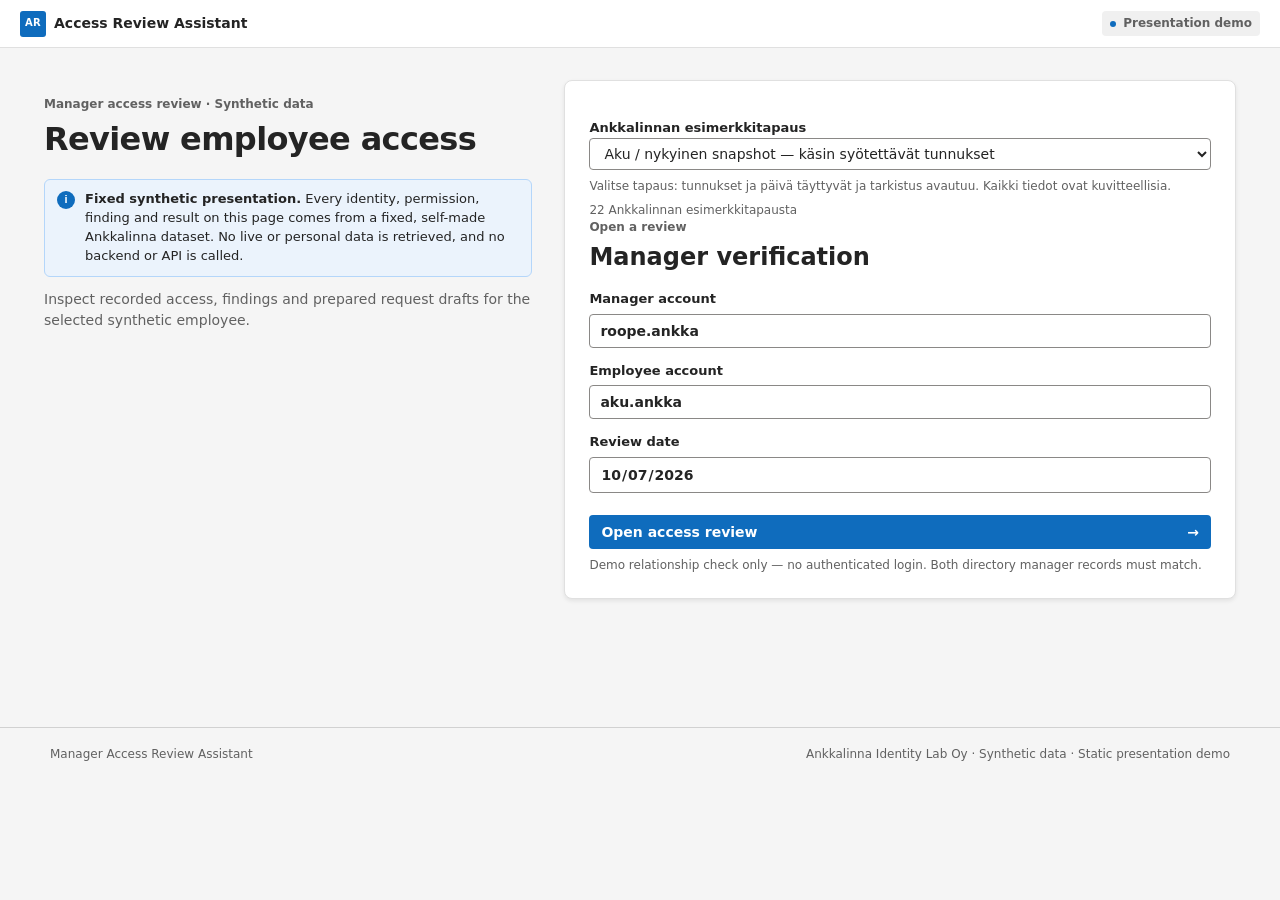
<file: demo/index.html>
<!doctype html>
<html lang="en">
  <head>
    <meta charset="utf-8">
    <meta name="viewport" content="width=device-width, initial-scale=1">
    <meta name="color-scheme" content="light">
    <title>Manager Access Review Assistant</title>
    <link rel="icon" href="data:,">
    <style>:root {
  --ink: #102A43;
  --muted: #526577;
  --line: #DCE2E7;
  --surface: #ffffff;
  --canvas: #F8F9FA;
  --navy: #243B53;
  --accent: #D9C7A6;
  --accent-soft: #F4EFE6;
  --green: #287052;
  --green-soft: #EDF5F0;
  --amber: #885B18;
  --amber-soft: #FAF2E3;
  --red: #9F3935;
  --red-soft: #FBEEEE;
  --shadow: 0 2px 8px rgba(16, 42, 67, 0.035);
}

* { box-sizing: border-box; }

body {
  margin: 0;
  background: var(--canvas);
  color: var(--ink);
  font-family: "Segoe UI Variable", "Segoe UI", system-ui, -apple-system, BlinkMacSystemFont, sans-serif;
  line-height: 1.5;
}

button, input, textarea, select { font: inherit; }
button { cursor: pointer; }

.topbar {
  align-items: center;
  background: rgba(255, 255, 255, 0.94);
  border-bottom: 1px solid var(--line);
  display: flex;
  justify-content: space-between;
  padding: 16px max(24px, calc((100vw - 1180px) / 2));
  position: sticky;
  top: 0;
  z-index: 10;
}

.brand { align-items: center; color: var(--navy); display: flex; font-weight: 600; gap: 10px; text-decoration: none; }
.brand-mark { align-items: center; background: var(--navy); border-radius: 10px; color: white; display: inline-flex; font-size: 12px; height: 34px; justify-content: center; letter-spacing: .04em; width: 34px; }
.status-pill, .source-badge, .verified-badge, .tag { align-items: center; border-radius: 999px; display: inline-flex; font-size: 12px; font-weight: 600; gap: 7px; padding: 7px 11px; }
.status-pill { background: var(--accent-soft); color: var(--navy); }
.status-dot { background: var(--navy); border-radius: 50%; height: 7px; width: 7px; }

main { margin: 0 auto; max-width: 1180px; padding: 0 24px 72px; }
.hero { align-items: center; display: grid; gap: 72px; grid-template-columns: 1.25fr .75fr; min-height: 640px; padding: 72px 0; }
.hero-copy { max-width: 660px; }
.eyebrow, .panel-kicker, .form-kicker { color: var(--navy); font-size: 12px; font-weight: 600; letter-spacing: .12em; margin: 0 0 10px; text-transform: uppercase; }
h1 { color: var(--navy); font-size: clamp(40px, 5vw, 60px); letter-spacing: -.04em; line-height: 1.08; margin: 0; }
.lede { color: var(--muted); font-size: 19px; line-height: 1.7; margin: 26px 0 0; max-width: 620px; }
h1, h2, h3 { font-weight: 600; }
strong, b { font-weight: 600; }
h2, h3 { color: var(--navy); letter-spacing: -.025em; margin: 0; }
h2 { font-size: 30px; }
h3 { font-size: 19px; }
.muted { color: var(--muted); }

.review-form, .panel, .metric-card, .request-builder { background: var(--surface); border: 1px solid var(--line); border-radius: 16px; box-shadow: var(--shadow); }
.review-form { padding: 28px; }
.form-heading, .panel-heading, .draft-heading { align-items: flex-start; display: flex; justify-content: space-between; margin-bottom: 22px; }
.form-kicker, .panel-kicker { color: var(--muted); letter-spacing: .09em; margin-bottom: 5px; }
.source-badge { background: var(--accent-soft); color: var(--navy); }
label { color: var(--ink); display: grid; font-size: 13px; font-weight: 600; gap: 7px; margin-top: 16px; }
input, textarea { background: var(--surface); border: 1px solid #9CAAB6; border-radius: 10px; color: var(--ink); outline: none; padding: 11px 12px; transition: border .15s, box-shadow .15s; width: 100%; }
input:focus, textarea:focus { border-color: var(--navy); box-shadow: 0 0 0 3px rgba(36, 59, 83, .16); }
.primary-button { align-items: center; background: var(--navy); border: 0; border-radius: 10px; color: white; display: flex; font-weight: 600; justify-content: space-between; margin-top: 22px; padding: 12px 16px; width: 100%; }
.primary-button:hover { background: var(--ink); }
.primary-button:disabled { cursor: progress; opacity: .65; }
.form-note { color: var(--muted); font-size: 12px; line-height: 1.5; margin: 13px 0 0; }

.message { background: var(--red-soft); border: 1px solid #E5BBB8; border-radius: 12px; color: var(--red); font-weight: 600; margin-bottom: 24px; padding: 14px 16px; }
.review { animation: reveal .35s ease-out; scroll-margin-top: 88px; }
@keyframes reveal { from { opacity: 0; transform: translateY(8px); } }
.review-header { align-items: flex-end; display: flex; justify-content: space-between; margin-bottom: 24px; }
.verified-badge { background: var(--green-soft); color: var(--green); }
.metrics { display: grid; gap: 14px; grid-template-columns: repeat(4, 1fr); }
.metric-card { box-shadow: none; padding: 20px; }
.metric-card span { color: var(--muted); display: block; font-size: 13px; font-weight: 600; }
.metric-card strong { color: var(--navy); display: block; font-size: 35px; margin-top: 6px; }
.metric-card.good { border-top: 4px solid var(--green); }
.metric-card.warning { border-top: 4px solid #B3894B; }
.metric-card.info { border-top: 4px solid var(--accent); }

.dashboard-grid { display: grid; gap: 18px; grid-template-columns: 1.35fr .65fr; margin-top: 18px; }
.panel { box-shadow: none; padding: 24px; }
.tag { background: #F0F3F5; color: var(--navy); text-transform: capitalize; }
.tag.warning { background: var(--amber-soft); color: var(--amber); }
.tag.danger { background: var(--red-soft); color: var(--red); }
.tag.good { background: var(--green-soft); color: var(--green); }
.expiry-row { display: grid; gap: 16px; grid-template-columns: repeat(3, 1fr); }
.expiry-row span { color: var(--muted); display: block; font-size: 12px; }
.expiry-row strong { display: block; font-size: 17px; margin-top: 5px; }
.evidence-list { color: var(--ink); font-size: 13px; margin: 18px 0 0; padding-left: 20px; }
.boundary-card { background: var(--navy); border-color: var(--navy); color: white; }
.boundary-card h3 { color: white; font-size: 24px; }
.boundary-card .muted { color: #bfd0e3; font-size: 13px; }
.boundary-flow { display: grid; font-size: 12px; gap: 8px; grid-template-columns: 1fr auto; margin-top: 20px; }
.boundary-flow span:nth-child(odd) { background: rgba(255,255,255,.09); border-radius: 8px; padding: 8px 10px; }
.boundary-flow span:last-child { grid-column: 1; }

.section-block { margin-top: 64px; }
.section-heading { align-items: end; display: flex; justify-content: space-between; margin-bottom: 20px; }
.section-heading > p { color: var(--muted); font-size: 13px; margin: 0; max-width: 410px; text-align: right; }
.access-groups { display: grid; gap: 18px; }
.access-group { background: white; border: 1px solid var(--line); border-radius: 16px; overflow: hidden; }
.access-group-heading { align-items: center; border-bottom: 1px solid var(--line); display: flex; justify-content: space-between; padding: 14px 18px; }
.access-group-heading h3 { font-size: 16px; }
.count-badge { background: #F0F3F5; border-radius: 999px; color: var(--muted); font-size: 12px; font-weight: 600; padding: 4px 9px; }
.access-list { display: grid; }
.access-item { align-items: center; border-bottom: 1px solid var(--line); display: grid; gap: 16px; grid-template-columns: 1.2fr .7fr .8fr 1fr; padding: 15px 18px; }
.access-item:last-child { border-bottom: 0; }
.access-name { font-weight: 600; }
.access-item small { color: var(--muted); }
.assignment { background: #F0F3F5; border-radius: 999px; color: var(--muted); font-size: 11px; font-weight: 600; padding: 5px 8px; text-align: center; text-transform: capitalize; }
.finding { color: var(--ink); font-size: 12px; font-weight: 600; }

.suggestion-grid { display: grid; gap: 16px; grid-template-columns: repeat(2, 1fr); }
.suggestion-card { background: white; border: 1px solid var(--line); border-radius: 16px; padding: 20px; }
.suggestion-card h3 { margin-bottom: 8px; }
.suggestion-card p { color: var(--muted); font-size: 13px; margin: 0; }
.attribute-list { display: flex; flex-wrap: wrap; gap: 6px; margin-top: 16px; }
.attribute-chip { background: var(--accent-soft); border-radius: 999px; color: var(--navy); font-size: 11px; font-weight: 600; padding: 5px 8px; }

.request-builder { box-shadow: none; display: grid; gap: 32px; grid-template-columns: .7fr 1.3fr; margin-top: 64px; padding: 30px; }
.request-intro p:not(.eyebrow) { color: var(--muted); font-size: 14px; }
.draft-form { min-width: 0; }
.change-columns { display: grid; gap: 22px; grid-template-columns: 1fr 1fr; }
fieldset { border: 0; margin: 0; min-width: 0; padding: 0; }
legend { font-size: 13px; font-weight: 600; margin-bottom: 10px; }
.option-list { background: var(--canvas); border: 1px solid var(--line); border-radius: 12px; max-height: 210px; overflow: auto; padding: 6px 12px; }
.option-list label { align-items: center; display: flex; font-size: 12px; font-weight: 600; gap: 9px; margin: 0; padding: 8px 0; }
.option-list input { margin: 0; width: auto; }
.empty-state { color: var(--muted); font-size: 12px; padding: 8px 0; }
.draft-result { border-top: 1px solid var(--line); grid-column: 1 / -1; padding-top: 28px; }
.secondary-button { background: white; border: 1px solid #9CAAB6; border-radius: 9px; color: var(--navy); font-size: 12px; font-weight: 600; padding: 8px 11px; }
pre { background: var(--canvas); border-radius: 12px; color: var(--ink); font-family: ui-monospace, SFMono-Regular, Consolas, monospace; font-size: 12px; line-height: 1.7; margin: 0; overflow: auto; padding: 20px; white-space: pre-wrap; }

footer { border-top: 1px solid var(--line); color: var(--muted); display: flex; font-size: 12px; justify-content: space-between; margin-top: 72px; padding: 24px max(24px, calc((100vw - 1180px) / 2)); }

@media (max-width: 900px) {
  .hero { gap: 36px; grid-template-columns: 1fr; padding: 52px 0; }
  .metrics { grid-template-columns: repeat(2, 1fr); }
  .dashboard-grid, .request-builder { grid-template-columns: 1fr; }
  .request-builder { gap: 24px; }
}

@media (max-width: 620px) {
  main { padding-inline: 16px; }
  .topbar { padding-inline: 16px; }
  .hero { min-height: 0; }
  h1 { font-size: 46px; }
  .metrics, .suggestion-grid, .change-columns, .expiry-row { grid-template-columns: 1fr; }
  .review-header, .section-heading { align-items: flex-start; flex-direction: column; gap: 12px; }
  .section-heading > p { text-align: left; }
  .access-item { grid-template-columns: 1fr auto; }
  .access-item > :nth-child(3), .access-item > :nth-child(4) { grid-column: 1 / -1; }
  footer { flex-direction: column; gap: 5px; }
}


/* Scenario navigation stays readable on narrow screens. */
select { width: 100%; min-width: 0; padding: 12px; border: 1px solid #9CAAB6; border-radius: 10px; background: white; color: var(--ink); font: inherit; }
.review-steps { display: flex; flex-wrap: wrap; gap: 12px; margin: 20px 0; }
.review-steps a { color: var(--navy); padding: 10px 14px; border: 1px solid #9CAAB6; border-radius: 10px; text-decoration: none; }
#expiry-request { grid-column: 1 / -1; min-width: 0; }
#expiry-draft { color: var(--navy); white-space: pre-wrap; overflow-wrap: anywhere; font: inherit; padding: 16px; background: var(--accent-soft); border-radius: 12px; }
#inventory, #attention, #request { scroll-margin-top: 20px; }

.request-builder .draft-form { grid-column: 1 / -1; }

/* Sand supplies emphasis; status colors describe findings only. */
.boundary-card .panel-kicker { color: var(--accent); }
.boundary-card .muted { color: #DCE2E7; }
.finding.needs-review { color: var(--amber); }
.review-steps a:hover, .secondary-button:hover { background: var(--accent-soft); }
button:focus-visible, a:focus-visible, select:focus-visible { outline: 3px solid var(--navy); outline-offset: 3px; }
input[type="checkbox"] { accent-color: var(--navy); }
@media (prefers-reduced-motion: reduce) {
  .review { animation: none; }
  input, textarea { transition: none; }
}

/* Fluent-inspired presentation layer for the public synthetic Pages demo. */
:root {
  --ink: #242424;
  --muted: #616161;
  --line: #D1D1D1;
  --line-subtle: #E0E0E0;
  --surface: #FFFFFF;
  --canvas: #F5F5F5;
  --navy: #242424;
  --brand: #0F6CBD;
  --brand-hover: #115EA3;
  --brand-pressed: #0C3B5E;
  --brand-soft: #EBF3FC;
  --accent: #0F6CBD;
  --accent-soft: #EBF3FC;
  --green: #0E700E;
  --green-soft: #F1FAF1;
  --amber: #8A3707;
  --amber-soft: #FFF4CE;
  --red: #B10E1C;
  --red-soft: #FDE7E9;
  --shadow: 0 2px 4px rgba(0, 0, 0, .08);
}

body {
  background: var(--canvas);
  color: var(--ink);
  font-family: "Segoe UI Variable", "Segoe UI", system-ui, -apple-system, BlinkMacSystemFont, sans-serif;
  font-size: 14px;
  line-height: 1.43;
}

.topbar {
  background: rgba(255, 255, 255, .98);
  border-bottom-color: var(--line-subtle);
  min-height: 48px;
  padding: 7px max(20px, calc((100vw - 1240px) / 2));
}
.brand { color: var(--ink); font-size: 14px; gap: 8px; }
.brand-mark {
  background: var(--brand);
  border-radius: 3px;
  font-size: 10px;
  height: 26px;
  width: 26px;
}
.status-pill, .verified-badge, .tag {
  border-radius: 4px;
  font-size: 12px;
  padding: 4px 8px;
}
.status-pill { background: #F0F0F0; color: var(--muted); }
.status-dot { background: var(--brand); height: 6px; width: 6px; }

main { max-width: 1240px; padding: 0 24px 48px; }
.hero {
  align-items: start;
  gap: 24px;
  grid-template-columns: minmax(0, .85fr) minmax(420px, 1.15fr);
  min-height: 0;
  padding: 32px 0;
}
.hero-copy { max-width: 520px; padding: 16px 8px 0 0; }
.eyebrow, .panel-kicker, .form-kicker {
  color: var(--muted);
  font-size: 12px;
  font-weight: 600;
  letter-spacing: 0;
  margin-bottom: 6px;
  text-transform: none;
}
h1 {
  color: var(--ink);
  font-size: 32px;
  letter-spacing: -.02em;
  line-height: 1.25;
}
h2, h3 { color: var(--ink); letter-spacing: 0; }
h2 { font-size: 24px; line-height: 1.33; }
h3 { font-size: 16px; line-height: 1.375; }
.lede { color: var(--muted); font-size: 14px; line-height: 1.5; margin-top: 12px; max-width: 500px; }

.review-form, .panel, .metric-card, .request-builder {
  border-color: var(--line-subtle);
  border-radius: 8px;
  box-shadow: var(--shadow);
}
.review-form { padding: 24px; }
.form-heading, .panel-heading, .draft-heading { margin-bottom: 16px; }
label { font-size: 13px; gap: 5px; margin-top: 14px; }
input, textarea, select {
  background: var(--surface);
  border: 1px solid #8A8886;
  border-radius: 4px;
  color: var(--ink);
  font-size: 14px;
  min-height: 32px;
  padding: 6px 10px;
}
input:focus, textarea:focus, select:focus {
  border-color: var(--brand);
  box-shadow: 0 0 0 1px var(--brand);
}
.primary-button {
  background: var(--brand);
  border-radius: 4px;
  font-size: 14px;
  min-height: 32px;
  padding: 7px 12px;
}
.primary-button:hover { background: var(--brand-hover); }
.primary-button:active { background: var(--brand-pressed); }
.secondary-button {
  border-color: #8A8886;
  border-radius: 4px;
  color: var(--ink);
  min-height: 32px;
  padding: 5px 12px;
}
.secondary-button:hover, .review-steps a:hover { background: #F5F5F5; }
.form-note { line-height: 1.4; margin-top: 8px; }

.demo-notice {
  align-items: flex-start;
  background: var(--brand-soft);
  border: 1px solid #B4D6FA;
  border-radius: 6px;
  display: flex;
  gap: 10px;
  margin-top: 20px;
  max-width: 520px;
  padding: 10px 12px;
}
.demo-notice p { color: var(--ink); font-size: 13px; line-height: 1.45; margin: 0; }
.notice-icon {
  align-items: center;
  background: var(--brand);
  border-radius: 50%;
  color: white;
  display: inline-flex;
  flex: 0 0 auto;
  font-family: "Segoe UI", sans-serif;
  font-size: 11px;
  font-weight: 600;
  height: 18px;
  justify-content: center;
  margin-top: 1px;
  width: 18px;
}

.message { border-radius: 6px; }
.review { animation-duration: .2s; scroll-margin-top: 64px; }
.review-header { align-items: center; margin: 8px 0 16px; }
.verified-badge { border: 1px solid #9FD89F; }
.review-steps {
  border-bottom: 1px solid var(--line-subtle);
  gap: 4px;
  margin: 0 0 16px;
  scrollbar-width: none;
}
.review-steps::-webkit-scrollbar { display: none; }
.review-steps a {
  border: 0;
  border-bottom: 2px solid transparent;
  border-radius: 0;
  color: var(--ink);
  padding: 9px 12px 8px;
}
.review-steps a:hover { border-bottom-color: var(--brand); color: var(--brand); }

.metrics { gap: 8px; }
.metric-card { border-radius: 8px; padding: 14px 16px; }
.metric-card span { font-size: 12px; font-weight: 400; }
.metric-card strong { color: var(--ink); font-size: 24px; margin-top: 2px; }
.metric-card.good { border-top: 1px solid var(--line-subtle); border-left: 3px solid var(--green); }
.metric-card.warning { border-top: 1px solid var(--line-subtle); border-left: 3px solid #F7630C; }
.metric-card.info { border-top: 1px solid var(--line-subtle); border-left: 3px solid var(--brand); }

.dashboard-grid { gap: 12px; margin-top: 12px; }
.panel { padding: 20px; }
.tag { background: #F0F0F0; }
.expiry-row { gap: 12px; }
.boundary-card {
  background: var(--surface);
  border-color: var(--line-subtle);
  border-left: 4px solid var(--brand);
  color: var(--ink);
}
.boundary-card h3 { color: var(--ink); font-size: 18px; }
.boundary-card .panel-kicker { color: var(--muted); }
.boundary-card .muted, .concept-note { color: var(--muted); font-size: 13px; }
.boundary-flow { margin-top: 16px; }
.boundary-flow span:nth-child(odd) { background: #F5F5F5; border-radius: 4px; }

.section-block { margin-top: 36px; }
.section-heading { margin-bottom: 12px; }
.access-groups { gap: 12px; }
.access-group, .suggestion-card { border-color: var(--line-subtle); border-radius: 8px; }
.access-group-heading { padding: 11px 14px; }
.access-item { padding: 12px 14px; }
.count-badge, .assignment { background: #F0F0F0; border-radius: 4px; }
.suggestion-grid { gap: 12px; }
.suggestion-card { padding: 16px; }
.attribute-chip { background: var(--brand-soft); border-radius: 4px; color: #0C3B5E; }

.request-builder { gap: 24px; margin-top: 36px; padding: 24px; }
.option-list { background: #FAFAFA; border-radius: 4px; }
.draft-result { padding-top: 20px; }
pre, #expiry-draft { background: #FAFAFA; border: 1px solid var(--line-subtle); border-radius: 4px; }

footer { margin-top: 48px; padding-block: 18px; }
button:focus-visible, a:focus-visible, select:focus-visible {
  outline: 2px solid var(--brand);
  outline-offset: 2px;
}
input[type="checkbox"] { accent-color: var(--brand); }

@media (max-width: 900px) {
  .hero { grid-template-columns: 1fr; padding: 24px 0; }
  .hero-copy { max-width: 680px; padding-top: 0; }
  .demo-notice { max-width: 680px; }
}

@media (max-width: 620px) {
  main { padding-inline: 12px; }
  .topbar { padding-inline: 12px; }
  .hero { gap: 16px; }
  .hero-copy { padding-right: 0; }
  h1 { font-size: 28px; }
  .review-form, .panel, .request-builder { padding: 16px; }
  .review-header { align-items: flex-start; }
  .review-steps { overflow-x: auto; flex-wrap: nowrap; }
  .review-steps a { flex: 0 0 auto; }
}
</style>
    
  </head>
  <body>
    <header class="topbar">
      <a class="brand" href="#" aria-label="Manager Access Review Assistant home">
        <span class="brand-mark" aria-hidden="true">AR</span>
        <span>Access Review Assistant</span>
      </a>
      <span class="status-pill"><span class="status-dot"></span>Presentation demo</span>
    </header>

    <main>
      <section class="hero">
        <div class="hero-copy">
          <p class="eyebrow">Manager access review · Synthetic data</p>
          <h1>Review employee access</h1>
          <div class="demo-notice"><span class="notice-icon" aria-hidden="true">i</span><p><strong>Fixed synthetic presentation.</strong> Every identity, permission, finding and result on this page comes from a fixed, self-made Ankkalinna dataset. No live or personal data is retrieved, and no backend or API is called.</p></div><p class="lede">
            Inspect recorded access, findings and prepared request drafts for the selected synthetic employee.
          </p>
        </div>

        <form id="review-form" class="review-form">
          <label for="scenario-select">Ankkalinnan esimerkkitapaus</label>
          <select id="scenario-select" aria-describedby="scenario-help">
            <option value="">Aku / nykyinen snapshot — käsin syötettävät tunnukset</option>
          </select>
          <p id="scenario-help" class="form-note">Valitse tapaus: tunnukset ja päivä täyttyvät ja tarkistus avautuu. Kaikki tiedot ovat kuvitteellisia.</p>
          <p id="scenario-status" class="form-note" role="status"></p>
          <div class="form-heading">
            <div>
              <p class="form-kicker">Open a review</p>
              <h2>Manager verification</h2>
            </div>
          </div>
          <label>
            Manager account
            <input id="manager-id" name="manager" value="roope.ankka" autocomplete="off" required>
          </label>
          <label>
            Employee account
            <input id="user-id" name="user" value="aku.ankka" autocomplete="off" required>
          </label>
          <label>
            Review date
            <input id="as-of" readonly name="as_of" type="date" value="2026-10-07" required>
          </label>
          <button class="primary-button" type="submit">Open access review <span aria-hidden="true">→</span></button>
          <p class="form-note">Demo relationship check only — no authenticated login. Both directory manager records must match.</p>
        </form>
      </section>

      <div id="message" class="message" role="alert" hidden></div>

      <section id="review" class="review" hidden>
        <div class="review-header">
          <div>
            <p class="eyebrow">Authorized review</p>
            <h2 id="employee-name">Employee name</h2>
            <p id="employee-meta" class="muted"></p>
          </div>
          <div class="verified-badge" title="Verified from both directory sources">
            <span aria-hidden="true">✓</span> Manager verified
          </div>
        </div>

        <nav class="review-steps" aria-label="Review steps">
          <a href="#inventory">1 · Mitä oikeuksia on?</a>
          <a href="#attention">2 · Mikä vaatii tarkistusta?</a>
          <a href="#request">3 · Mitä pyydän Service Deskiltä?</a>
        </nav>
        <div class="metrics" aria-label="Access review summary">
          <article class="metric-card"><span>Access items</span><strong id="metric-total">0</strong></article>
          <article class="metric-card good"><span>Role-aligned</span><strong id="metric-expected">0</strong></article>
          <article class="metric-card warning"><span>Review</span><strong id="metric-review">0</strong></article>
          <article class="metric-card info"><span>Suggestions</span><strong id="metric-suggestions">0</strong></article>
        </div>

        <section id="attention" class="panel section-block" aria-labelledby="briefing-title">
          <div class="panel-heading">
            <div><p class="panel-kicker">Evidence-backed briefing</p><h3 id="briefing-title">What needs attention?</h3></div>
            <button id="summary-button" class="secondary-button" type="button">Prepare briefing</button>
          </div>
          <p class="muted">A concise view of the recorded findings. Every point includes its source.</p>
          <div id="summary-result" role="status" aria-live="polite" hidden></div>
        </section>

        <div class="dashboard-grid">
          <article id="account-card" class="panel account-card">
            <div class="panel-heading">
              <div>
                <p class="panel-kicker">Active Directory</p>
                <h3>Account lifecycle</h3>
              </div>
              <span id="account-status" class="tag">Status</span>
            </div>
            <div class="expiry-row">
              <div><span>Account expires</span><strong id="account-expiry">—</strong></div>
              <div><span>Days remaining</span><strong id="days-remaining">—</strong></div>
              <div><span>Contract ends</span><strong id="contract-end">—</strong></div>
            </div>
            <ul id="account-messages" class="evidence-list"></ul>
          </article>

          <article class="panel boundary-card">
            <p class="panel-kicker">Safety boundary</p>
            <h3>Read-only by design.</h3>
            <p id="decision-boundary" class="muted"></p><p class="concept-note">A future real version would use only explicitly allowed data retrieval paths. It would not submit requests or perform unrestricted searches.</p>
            <div class="boundary-flow">
              <span>Assistant explains</span><span aria-hidden="true">→</span>
              <span>Manager requests</span><span aria-hidden="true">→</span>
              <span>ICT validates</span>
            </div>
          </article>
        </div>

        <section id="inventory" class="section-block">
          <div class="section-heading">
            <div><p class="eyebrow">Current state</p><h2>Access inventory</h2></div>
            <p>Direct and inherited access remain visible and traceable.</p>
          </div>
          <div id="access-groups" class="access-groups"></div>
        </section>

        <section class="section-block suggestions-section">
          <div class="section-heading">
            <div><p class="eyebrow">Decision support</p><h2>Possible missing access</h2></div>
            <p>Derived from approved attribute profiles—not from autonomous AI decisions.</p>
          </div>
          <div id="suggestions" class="suggestion-grid"></div>
        </section>

        <section id="request" class="request-builder">
          <div class="request-intro">
            <p class="eyebrow">Next step</p>
            <h2>Prepare a Service Desk request</h2>
            <p>
              Select the changes you want ICT to review. This creates copyable text only;
              it does not open a ticket or change access.
            </p>
          </div>
          <div id="expiry-request" hidden>
            <h3>Account expiry verification</h3>
            <p>Send this draft through your normal Service Desk process after reviewing it.</p>
            <pre id="expiry-draft"></pre>
          </div>
          <form id="draft-form" class="draft-form">
            <div class="change-columns">
              <fieldset>
                <legend>Requested additions</legend>
                <div id="addition-options" class="option-list"></div>
              </fieldset>
              <fieldset>
                <legend>Requested removals</legend>
                <div id="removal-options" class="option-list"></div>
              </fieldset>
            </div>
            <label>
              Business reason
              <textarea id="reason" rows="3" placeholder="Explain why the change is needed…" required></textarea>
            </label>
            <button class="primary-button" type="submit">Create request draft</button>
          </form>
          <div id="draft-result" class="draft-result" hidden>
            <div class="draft-heading">
              <div><p class="panel-kicker">Draft only</p><h3>Service Desk request</h3></div>
              <button id="copy-draft" class="secondary-button" type="button">Copy text</button>
            </div>
            <pre id="draft-text"></pre>
          </div>
        </section>
      </section>
    </main>

    <footer>
      <span>Manager Access Review Assistant</span>
      <span>Ankkalinna Identity Lab Oy · Synthetic data · Static presentation demo</span>
    </footer>
  <script>window.staticDemoData={"scenarios": [{"id": "mikki-privileged", "title": "Mikki: perusteltukin ylläpito-oikeus tarkistetaan", "employee": "mikki.hiiri", "manager": "roope.ankka", "review_date": "2026-10-07"}, {"id": "taavi-new-starter", "title": "Taavi: uuden työntekijän dokumentoitu roolipohja", "employee": "taavi.ankka", "manager": "roope.ankka", "review_date": "2026-10-07"}, {"id": "hansu-seasonal", "title": "Hansu: kausityön tunnus vanhenee seitsemässä päivässä", "employee": "hansu.hanhi", "manager": "mummo.ankka", "review_date": "2026-10-07"}, {"id": "iines-contract-extension", "title": "Iines: jatkettu sopimus mutta vanha tunnuksen päättymispäivä", "employee": "iines.ankka", "manager": "roope.ankka", "review_date": "2026-10-07"}, {"id": "minni-inherited", "title": "Minni: peritty jäsenyys näkyy perittynä", "employee": "minni.hiiri", "manager": "roope.ankka", "review_date": "2026-10-07"}, {"id": "hannu-legacy-finance", "title": "Hannu: myyntiin siirtyneen vanha talousoikeus", "employee": "hannu.hanhi", "manager": "roope.ankka", "review_date": "2026-10-07"}, {"id": "pelle-undocumented", "title": "Pelle: kokeiluryhmän käyttötarkoitus puuttuu", "employee": "pelle.peloton", "manager": "roope.ankka", "review_date": "2026-10-07"}, {"id": "leenu-mail-and-distribution", "title": "Leenu: jaettu postilaatikko ja jakeluryhmä", "employee": "leenu.ankka", "manager": "roope.ankka", "review_date": "2026-10-07"}, {"id": "tupu-organization-wide", "title": "Tupu: organisaation yhteinen oikeus erottuu", "employee": "tupu.ankka", "manager": "roope.ankka", "review_date": "2026-10-07"}, {"id": "hupu-expired", "title": "Hupu: päättynyt työsuhde ja vanhentunut tunnus", "employee": "hupu.ankka", "manager": "roope.ankka", "review_date": "2026-10-07"}, {"id": "lupu-dormant", "title": "Lupu: lähdetiedossa käyttämättömäksi merkitty oikeus", "employee": "lupu.ankka", "manager": "roope.ankka", "review_date": "2026-10-07"}, {"id": "mikki-manager-conflict", "title": "Mikki: AD ja Entra kertovat eri esihenkilön", "employee": "mikki.hiiri", "manager": "roope.ankka", "review_date": "2026-10-07"}, {"id": "taavi-manager-missing", "title": "Taavi: Entran esihenkilötieto puuttuu", "employee": "taavi.ankka", "manager": "roope.ankka", "review_date": "2026-10-07"}, {"id": "hansu-wrong-manager", "title": "Hansu: Roope ei ole Mummon työntekijän esihenkilö", "employee": "hansu.hanhi", "manager": "roope.ankka", "review_date": "2026-10-07"}, {"id": "minni-self-review", "title": "Minni: omien oikeuksien esihenkilötarkistus estetään", "employee": "minni.hiiri", "manager": "minni.hiiri", "review_date": "2026-10-07"}, {"id": "taavi-no-expiry", "title": "Taavi: päättymispäivää ei ole asetettu", "employee": "taavi.ankka", "manager": "roope.ankka", "review_date": "2026-10-07"}, {"id": "hansu-expiry-today", "title": "Hansu: päättymisen raja-arvo today", "employee": "hansu.hanhi", "manager": "mummo.ankka", "review_date": "2026-10-07"}, {"id": "hansu-expiry-90-days", "title": "Hansu: päättymisen raja-arvo 90-days", "employee": "hansu.hanhi", "manager": "mummo.ankka", "review_date": "2026-10-07"}, {"id": "hansu-expiry-91-days", "title": "Hansu: päättymisen raja-arvo 91-days", "employee": "hansu.hanhi", "manager": "mummo.ankka", "review_date": "2026-10-07"}, {"id": "pelle-source-name-collision", "title": "Pelle: sama nimi AD:ssa ei tarkoita Entra-oikeutta", "employee": "pelle.peloton", "manager": "roope.ankka", "review_date": "2026-10-07"}, {"id": "taavi-already-member", "title": "Taavi: olemassa olevaa oikeutta ei ehdoteta uudestaan", "employee": "taavi.ankka", "manager": "roope.ankka", "review_date": "2026-10-07"}, {"id": "mikki-duplicate-identity", "title": "Mikki: monistunut käyttäjätunnus keskeyttää analyysin", "employee": "mikki.hiiri", "manager": "roope.ankka", "review_date": "2026-10-07"}], "records": {"": {"employee": "aku.ankka", "manager": "roope.ankka", "review_date": "2026-10-07", "report": {"authorization": {"requester_id": "roope.ankka", "authorized": true, "basis": "Requester is the direct manager in both AD and Entra ID."}, "employee": {"user_id": "aku.ankka", "display_name": "Aku Ankka", "job_title": "HR Specialist", "department": "Human Resources", "office_location": "Ankkalinna"}, "account_status": {"status": "expiring_soon", "ad_account_expires_at": "2026-12-15", "days_remaining": 69, "contract_end_date": "2027-06-30", "contract_date_mismatch": true, "requires_service_desk_notice": true, "messages": ["AD account expires in 69 days.", "AD account expiry is earlier than the recorded contract end date; Service Desk should verify the account date."], "service_desk_notice_draft": "Subject: Please verify AD account expiry - Aku Ankka\n\nHello Service Desk,\n\nPlease verify the AD account expiry for Aku Ankka (aku.ankka).\nCurrent AD account expiry: 2026-12-15\nRecorded contract end date: 2027-06-30\nThe assistant has not changed the account. Please validate the dates and follow the normal approval process.\n\nManager: roope.ankka"}, "summary": {"total": 6, "expected": 3, "organization_wide": 1, "review": 2, "suggestions": 2}, "categories": {"expected": [{"name": "HR-Shared-Drive-Read", "source": "Active Directory", "resource_type": "security_group", "assignment": "transitive", "purpose": "Read access to the HR shared drive", "risk_tags": []}, {"name": "HR-Employees", "source": "Entra ID", "resource_type": "security_group", "assignment": "direct", "purpose": "Core HR application access", "risk_tags": []}, {"name": "henkilosto@ankkalinna.example.invalid", "source": "Exchange Online", "resource_type": "shared_mailbox", "assignment": "direct", "purpose": "Handle incoming employee requests", "risk_tags": []}], "organization_wide": [{"name": "All-Employees", "source": "Microsoft 365", "resource_type": "microsoft_365_group", "assignment": "transitive", "purpose": "Organization-wide communication", "risk_tags": []}], "review": [{"name": "Legacy-HR-Archive", "source": "Active Directory", "resource_type": "security_group", "assignment": "direct", "purpose": null, "risk_tags": [], "evidence": ["access purpose is missing"]}, {"name": "Rahasailio-Admin", "source": "Entra ID", "resource_type": "security_group", "assignment": "direct", "purpose": "Administer finance application settings", "risk_tags": ["privileged"], "evidence": ["department mismatch: employee is in Human Resources; expected: Finance", "privileged access"]}]}, "access_suggestions": [{"name": "Ankkalinna-Office-Employees", "source": "Active Directory", "resource_type": "security_group", "purpose": "Access to Ankkalinna office resources", "profile": "Ankkalinna office baseline", "matched_attributes": ["office_location=Ankkalinna"], "notice": "Suggestion only; ICT or Service Desk must validate the need and eligibility."}, {"name": "HR-Case-Management-Users", "source": "Entra ID", "resource_type": "security_group", "purpose": "Access to the HR case management application", "profile": "HR specialist baseline", "matched_attributes": ["job_title=HR Specialist", "department=Human Resources"], "notice": "Suggestion only; ICT or Service Desk must validate the need and eligibility."}], "service_desk_next_step": "Ask ICT or Service Desk to validate and implement any requested change through the normal approval process.", "decision_boundary": "Decision support only. The assistant cannot grant, remove, approve or deny access."}, "briefing": {"mode": "deterministic", "fallback_reason": null, "overview": "6 recorded access items; 2 need human review; 2 possible additions need validation.", "evidence": [{"id": "E001", "kind": "account", "text": "AD account expires in 69 days.", "report_path": "/account_status/messages/0", "source": "AD / contract snapshot"}, {"id": "E002", "kind": "account", "text": "AD account expiry is earlier than the recorded contract end date; Service Desk should verify the account date.", "report_path": "/account_status/messages/1", "source": "AD / contract snapshot"}, {"id": "E003", "kind": "review", "text": "Review Legacy-HR-Archive: access purpose is missing.", "report_path": "/categories/review/0", "source": "Active Directory"}, {"id": "E004", "kind": "review", "text": "Review Rahasailio-Admin: department mismatch: employee is in Human Resources; expected: Finance; privileged access.", "report_path": "/categories/review/1", "source": "Entra ID"}, {"id": "E005", "kind": "suggestion", "text": "Consider Ankkalinna-Office-Employees for human validation: office_location=Ankkalinna. Suggestion only; ICT or Service Desk must validate the need and eligibility.", "report_path": "/access_suggestions/0", "source": "Access profile: Ankkalinna office baseline"}, {"id": "E006", "kind": "suggestion", "text": "Consider HR-Case-Management-Users for human validation: job_title=HR Specialist; department=Human Resources. Suggestion only; ICT or Service Desk must validate the need and eligibility.", "report_path": "/access_suggestions/1", "source": "Access profile: HR specialist baseline"}], "coverage_notice": "Synthetic snapshot only. Collection time and source completeness are not recorded; this is not a live or complete access certification.", "decision_boundary": "Decision support only. The assistant cannot grant, remove, approve or deny access.", "metrics": {"duration_ms": 0.01, "model_calls": 0, "evidence_count": 6}}}, "mikki-privileged": {"employee": "mikki.hiiri", "manager": "roope.ankka", "review_date": "2026-10-07", "report": {"authorization": {"requester_id": "roope.ankka", "authorized": true, "basis": "Requester is the direct manager in both AD and Entra ID."}, "employee": {"user_id": "mikki.hiiri", "display_name": "Mikki Hiiri", "job_title": "Security Analyst", "department": "Security", "office_location": "Ankkalinna"}, "account_status": {"status": "active", "ad_account_expires_at": "2028-01-01", "days_remaining": 451, "contract_end_date": null, "contract_date_mismatch": false, "requires_service_desk_notice": false, "messages": []}, "summary": {"total": 2, "expected": 1, "organization_wide": 0, "review": 1, "suggestions": 0}, "categories": {"expected": [{"name": "Ankkalinna-Security-Readers", "source": "Entra ID", "resource_type": "security_group", "assignment": "direct", "purpose": "Documented business access", "risk_tags": []}], "organization_wide": [], "review": [{"name": "Ankkalinna-Security-Admins", "source": "Entra ID", "resource_type": "security_group", "assignment": "direct", "purpose": "Documented business access", "risk_tags": ["privileged"], "evidence": ["privileged access"]}]}, "access_suggestions": [], "service_desk_next_step": "Ask ICT or Service Desk to validate and implement any requested change through the normal approval process.", "decision_boundary": "Decision support only. The assistant cannot grant, remove, approve or deny access."}, "briefing": {"mode": "deterministic", "fallback_reason": null, "overview": "2 recorded access items; 1 need human review; 0 possible additions need validation.", "evidence": [{"id": "E001", "kind": "review", "text": "Review Ankkalinna-Security-Admins: privileged access.", "report_path": "/categories/review/0", "source": "Entra ID"}], "coverage_notice": "Synthetic snapshot only. Collection time and source completeness are not recorded; this is not a live or complete access certification.", "decision_boundary": "Decision support only. The assistant cannot grant, remove, approve or deny access.", "metrics": {"duration_ms": 0.01, "model_calls": 0, "evidence_count": 1}}}, "taavi-new-starter": {"employee": "taavi.ankka", "manager": "roope.ankka", "review_date": "2026-10-07", "report": {"authorization": {"requester_id": "roope.ankka", "authorized": true, "basis": "Requester is the direct manager in both AD and Entra ID."}, "employee": {"user_id": "taavi.ankka", "display_name": "Taavi Ankka", "job_title": "Research Specialist", "department": "Research", "office_location": "Ankkalinna"}, "account_status": {"status": "active", "ad_account_expires_at": "2028-01-01", "days_remaining": 451, "contract_end_date": null, "contract_date_mismatch": false, "requires_service_desk_notice": false, "messages": []}, "summary": {"total": 0, "expected": 0, "organization_wide": 0, "review": 0, "suggestions": 1}, "categories": {"expected": [], "organization_wide": [], "review": []}, "access_suggestions": [{"name": "Ankkalinna-Research-Lab", "source": "Entra ID", "resource_type": "security_group", "purpose": "Documented role requirement; validate eligibility", "profile": "Research Specialist baseline", "matched_attributes": ["job_title=Research Specialist", "department=Research"], "notice": "Suggestion only; ICT or Service Desk must validate the need and eligibility."}], "service_desk_next_step": "Ask ICT or Service Desk to validate and implement any requested change through the normal approval process.", "decision_boundary": "Decision support only. The assistant cannot grant, remove, approve or deny access."}, "briefing": {"mode": "deterministic", "fallback_reason": null, "overview": "0 recorded access items; 0 need human review; 1 possible additions need validation.", "evidence": [{"id": "E001", "kind": "suggestion", "text": "Consider Ankkalinna-Research-Lab for human validation: job_title=Research Specialist; department=Research. Suggestion only; ICT or Service Desk must validate the need and eligibility.", "report_path": "/access_suggestions/0", "source": "Access profile: Research Specialist baseline"}], "coverage_notice": "Synthetic snapshot only. Collection time and source completeness are not recorded; this is not a live or complete access certification.", "decision_boundary": "Decision support only. The assistant cannot grant, remove, approve or deny access.", "metrics": {"duration_ms": 0.0, "model_calls": 0, "evidence_count": 1}}}, "hansu-seasonal": {"employee": "hansu.hanhi", "manager": "mummo.ankka", "review_date": "2026-10-07", "report": {"authorization": {"requester_id": "mummo.ankka", "authorized": true, "basis": "Requester is the direct manager in both AD and Entra ID."}, "employee": {"user_id": "hansu.hanhi", "display_name": "Hansu Hanhi", "job_title": "Seasonal Farm Assistant", "department": "Farm", "office_location": "Ankkalinna"}, "account_status": {"status": "expiring_soon", "ad_account_expires_at": "2026-10-14", "days_remaining": 7, "contract_end_date": "2026-10-14", "contract_date_mismatch": false, "requires_service_desk_notice": true, "messages": ["AD account expires in 7 days."], "service_desk_notice_draft": "Subject: Please verify AD account expiry - Hansu Hanhi\n\nHello Service Desk,\n\nPlease verify the AD account expiry for Hansu Hanhi (hansu.hanhi).\nCurrent AD account expiry: 2026-10-14\nRecorded contract end date: 2026-10-14\nThe assistant has not changed the account. Please validate the dates and follow the normal approval process.\n\nManager: mummo.ankka"}, "summary": {"total": 1, "expected": 1, "organization_wide": 0, "review": 0, "suggestions": 0}, "categories": {"expected": [{"name": "Maatila-Tyovuorot", "source": "Active Directory", "resource_type": "security_group", "assignment": "direct", "purpose": "Documented business access", "risk_tags": []}], "organization_wide": [], "review": []}, "access_suggestions": [], "service_desk_next_step": "Ask ICT or Service Desk to validate and implement any requested change through the normal approval process.", "decision_boundary": "Decision support only. The assistant cannot grant, remove, approve or deny access."}, "briefing": {"mode": "deterministic", "fallback_reason": null, "overview": "1 recorded access items; 0 need human review; 0 possible additions need validation.", "evidence": [{"id": "E001", "kind": "account", "text": "AD account expires in 7 days.", "report_path": "/account_status/messages/0", "source": "AD / contract snapshot"}], "coverage_notice": "Synthetic snapshot only. Collection time and source completeness are not recorded; this is not a live or complete access certification.", "decision_boundary": "Decision support only. The assistant cannot grant, remove, approve or deny access.", "metrics": {"duration_ms": 0.0, "model_calls": 0, "evidence_count": 1}}}, "iines-contract-extension": {"employee": "iines.ankka", "manager": "roope.ankka", "review_date": "2026-10-07", "report": {"authorization": {"requester_id": "roope.ankka", "authorized": true, "basis": "Requester is the direct manager in both AD and Entra ID."}, "employee": {"user_id": "iines.ankka", "display_name": "Iines Ankka", "job_title": "HR Specialist", "department": "Human Resources", "office_location": "Ankkalinna"}, "account_status": {"status": "expiring_soon", "ad_account_expires_at": "2026-10-20", "days_remaining": 13, "contract_end_date": "2027-06-30", "contract_date_mismatch": true, "requires_service_desk_notice": true, "messages": ["AD account expires in 13 days.", "AD account expiry is earlier than the recorded contract end date; Service Desk should verify the account date."], "service_desk_notice_draft": "Subject: Please verify AD account expiry - Iines Ankka\n\nHello Service Desk,\n\nPlease verify the AD account expiry for Iines Ankka (iines.ankka).\nCurrent AD account expiry: 2026-10-20\nRecorded contract end date: 2027-06-30\nThe assistant has not changed the account. Please validate the dates and follow the normal approval process.\n\nManager: roope.ankka"}, "summary": {"total": 1, "expected": 1, "organization_wide": 0, "review": 0, "suggestions": 0}, "categories": {"expected": [{"name": "Ankkalinna-HR", "source": "Entra ID", "resource_type": "security_group", "assignment": "direct", "purpose": "Documented business access", "risk_tags": []}], "organization_wide": [], "review": []}, "access_suggestions": [], "service_desk_next_step": "Ask ICT or Service Desk to validate and implement any requested change through the normal approval process.", "decision_boundary": "Decision support only. The assistant cannot grant, remove, approve or deny access."}, "briefing": {"mode": "deterministic", "fallback_reason": null, "overview": "1 recorded access items; 0 need human review; 0 possible additions need validation.", "evidence": [{"id": "E001", "kind": "account", "text": "AD account expires in 13 days.", "report_path": "/account_status/messages/0", "source": "AD / contract snapshot"}, {"id": "E002", "kind": "account", "text": "AD account expiry is earlier than the recorded contract end date; Service Desk should verify the account date.", "report_path": "/account_status/messages/1", "source": "AD / contract snapshot"}], "coverage_notice": "Synthetic snapshot only. Collection time and source completeness are not recorded; this is not a live or complete access certification.", "decision_boundary": "Decision support only. The assistant cannot grant, remove, approve or deny access.", "metrics": {"duration_ms": 0.0, "model_calls": 0, "evidence_count": 2}}}, "minni-inherited": {"employee": "minni.hiiri", "manager": "roope.ankka", "review_date": "2026-10-07", "report": {"authorization": {"requester_id": "roope.ankka", "authorized": true, "basis": "Requester is the direct manager in both AD and Entra ID."}, "employee": {"user_id": "minni.hiiri", "display_name": "Minni Hiiri", "job_title": "Application Specialist", "department": "Applications", "office_location": "Ankkalinna"}, "account_status": {"status": "active", "ad_account_expires_at": "2028-01-01", "days_remaining": 451, "contract_end_date": null, "contract_date_mismatch": false, "requires_service_desk_notice": false, "messages": []}, "summary": {"total": 1, "expected": 1, "organization_wide": 0, "review": 0, "suggestions": 0}, "categories": {"expected": [{"name": "Ankkalinna-Sovellustuki", "source": "Entra ID", "resource_type": "security_group", "assignment": "transitive", "purpose": "Documented business access", "risk_tags": []}], "organization_wide": [], "review": []}, "access_suggestions": [], "service_desk_next_step": "Ask ICT or Service Desk to validate and implement any requested change through the normal approval process.", "decision_boundary": "Decision support only. The assistant cannot grant, remove, approve or deny access."}, "briefing": {"mode": "deterministic", "fallback_reason": null, "overview": "1 recorded access items; 0 need human review; 0 possible additions need validation.", "evidence": [], "coverage_notice": "Synthetic snapshot only. Collection time and source completeness are not recorded; this is not a live or complete access certification.", "decision_boundary": "Decision support only. The assistant cannot grant, remove, approve or deny access.", "metrics": {"duration_ms": 0.0, "model_calls": 0, "evidence_count": 0}}}, "hannu-legacy-finance": {"employee": "hannu.hanhi", "manager": "roope.ankka", "review_date": "2026-10-07", "report": {"authorization": {"requester_id": "roope.ankka", "authorized": true, "basis": "Requester is the direct manager in both AD and Entra ID."}, "employee": {"user_id": "hannu.hanhi", "display_name": "Hannu Hanhi", "job_title": "Sales Specialist", "department": "Sales", "office_location": "Ankkalinna"}, "account_status": {"status": "active", "ad_account_expires_at": "2028-01-01", "days_remaining": 451, "contract_end_date": null, "contract_date_mismatch": false, "requires_service_desk_notice": false, "messages": []}, "summary": {"total": 1, "expected": 0, "organization_wide": 0, "review": 1, "suggestions": 1}, "categories": {"expected": [], "organization_wide": [], "review": [{"name": "Rahasailio-Luku", "source": "Entra ID", "resource_type": "security_group", "assignment": "direct", "purpose": "Documented business access", "risk_tags": [], "evidence": ["department mismatch: employee is in Sales; expected: Finance"]}]}, "access_suggestions": [{"name": "Ankkalinna-Sales-CRM", "source": "Entra ID", "resource_type": "security_group", "purpose": "Documented role requirement; validate eligibility", "profile": "Sales Specialist baseline", "matched_attributes": ["job_title=Sales Specialist", "department=Sales"], "notice": "Suggestion only; ICT or Service Desk must validate the need and eligibility."}], "service_desk_next_step": "Ask ICT or Service Desk to validate and implement any requested change through the normal approval process.", "decision_boundary": "Decision support only. The assistant cannot grant, remove, approve or deny access."}, "briefing": {"mode": "deterministic", "fallback_reason": null, "overview": "1 recorded access items; 1 need human review; 1 possible additions need validation.", "evidence": [{"id": "E001", "kind": "review", "text": "Review Rahasailio-Luku: department mismatch: employee is in Sales; expected: Finance.", "report_path": "/categories/review/0", "source": "Entra ID"}, {"id": "E002", "kind": "suggestion", "text": "Consider Ankkalinna-Sales-CRM for human validation: job_title=Sales Specialist; department=Sales. Suggestion only; ICT or Service Desk must validate the need and eligibility.", "report_path": "/access_suggestions/0", "source": "Access profile: Sales Specialist baseline"}], "coverage_notice": "Synthetic snapshot only. Collection time and source completeness are not recorded; this is not a live or complete access certification.", "decision_boundary": "Decision support only. The assistant cannot grant, remove, approve or deny access.", "metrics": {"duration_ms": 0.01, "model_calls": 0, "evidence_count": 2}}}, "pelle-undocumented": {"employee": "pelle.peloton", "manager": "roope.ankka", "review_date": "2026-10-07", "report": {"authorization": {"requester_id": "roope.ankka", "authorized": true, "basis": "Requester is the direct manager in both AD and Entra ID."}, "employee": {"user_id": "pelle.peloton", "display_name": "Pelle Peloton", "job_title": "Engineer", "department": "Engineering", "office_location": "Ankkalinna"}, "account_status": {"status": "active", "ad_account_expires_at": "2028-01-01", "days_remaining": 451, "contract_end_date": null, "contract_date_mismatch": false, "requires_service_desk_notice": false, "messages": []}, "summary": {"total": 1, "expected": 0, "organization_wide": 0, "review": 1, "suggestions": 0}, "categories": {"expected": [], "organization_wide": [], "review": [{"name": "Pajan-Kokeilu", "source": "Entra ID", "resource_type": "security_group", "assignment": "direct", "purpose": null, "risk_tags": [], "evidence": ["access purpose is missing"]}]}, "access_suggestions": [], "service_desk_next_step": "Ask ICT or Service Desk to validate and implement any requested change through the normal approval process.", "decision_boundary": "Decision support only. The assistant cannot grant, remove, approve or deny access."}, "briefing": {"mode": "deterministic", "fallback_reason": null, "overview": "1 recorded access items; 1 need human review; 0 possible additions need validation.", "evidence": [{"id": "E001", "kind": "review", "text": "Review Pajan-Kokeilu: access purpose is missing.", "report_path": "/categories/review/0", "source": "Entra ID"}], "coverage_notice": "Synthetic snapshot only. Collection time and source completeness are not recorded; this is not a live or complete access certification.", "decision_boundary": "Decision support only. The assistant cannot grant, remove, approve or deny access.", "metrics": {"duration_ms": 0.0, "model_calls": 0, "evidence_count": 1}}}, "leenu-mail-and-distribution": {"employee": "leenu.ankka", "manager": "roope.ankka", "review_date": "2026-10-07", "report": {"authorization": {"requester_id": "roope.ankka", "authorized": true, "basis": "Requester is the direct manager in both AD and Entra ID."}, "employee": {"user_id": "leenu.ankka", "display_name": "Leenu Ankka", "job_title": "Communications Specialist", "department": "Communications", "office_location": "Ankkalinna"}, "account_status": {"status": "active", "ad_account_expires_at": "2028-01-01", "days_remaining": 451, "contract_end_date": null, "contract_date_mismatch": false, "requires_service_desk_notice": false, "messages": []}, "summary": {"total": 2, "expected": 2, "organization_wide": 0, "review": 0, "suggestions": 0}, "categories": {"expected": [{"name": "Ankkalinna-Uutiset", "source": "Exchange Online", "resource_type": "distribution_group", "assignment": "direct", "purpose": "Documented business access", "risk_tags": []}, {"name": "viestinta@ankkalinna.example.invalid", "source": "Exchange Online", "resource_type": "shared_mailbox", "assignment": "direct", "purpose": "Documented business access", "risk_tags": []}], "organization_wide": [], "review": []}, "access_suggestions": [], "service_desk_next_step": "Ask ICT or Service Desk to validate and implement any requested change through the normal approval process.", "decision_boundary": "Decision support only. The assistant cannot grant, remove, approve or deny access."}, "briefing": {"mode": "deterministic", "fallback_reason": null, "overview": "2 recorded access items; 0 need human review; 0 possible additions need validation.", "evidence": [], "coverage_notice": "Synthetic snapshot only. Collection time and source completeness are not recorded; this is not a live or complete access certification.", "decision_boundary": "Decision support only. The assistant cannot grant, remove, approve or deny access.", "metrics": {"duration_ms": 0.0, "model_calls": 0, "evidence_count": 0}}}, "tupu-organization-wide": {"employee": "tupu.ankka", "manager": "roope.ankka", "review_date": "2026-10-07", "report": {"authorization": {"requester_id": "roope.ankka", "authorized": true, "basis": "Requester is the direct manager in both AD and Entra ID."}, "employee": {"user_id": "tupu.ankka", "display_name": "Tupu Ankka", "job_title": "Trainee", "department": "IT Training", "office_location": "Ankkalinna"}, "account_status": {"status": "active", "ad_account_expires_at": "2028-01-01", "days_remaining": 451, "contract_end_date": null, "contract_date_mismatch": false, "requires_service_desk_notice": false, "messages": []}, "summary": {"total": 1, "expected": 0, "organization_wide": 1, "review": 0, "suggestions": 0}, "categories": {"expected": [], "organization_wide": [{"name": "Ankkalinna-All-Employees", "source": "Entra ID", "resource_type": "security_group", "assignment": "direct", "purpose": "Documented business access", "risk_tags": []}], "review": []}, "access_suggestions": [], "service_desk_next_step": "Ask ICT or Service Desk to validate and implement any requested change through the normal approval process.", "decision_boundary": "Decision support only. The assistant cannot grant, remove, approve or deny access."}, "briefing": {"mode": "deterministic", "fallback_reason": null, "overview": "1 recorded access items; 0 need human review; 0 possible additions need validation.", "evidence": [], "coverage_notice": "Synthetic snapshot only. Collection time and source completeness are not recorded; this is not a live or complete access certification.", "decision_boundary": "Decision support only. The assistant cannot grant, remove, approve or deny access.", "metrics": {"duration_ms": 0.0, "model_calls": 0, "evidence_count": 0}}}, "hupu-expired": {"employee": "hupu.ankka", "manager": "roope.ankka", "review_date": "2026-10-07", "report": {"authorization": {"requester_id": "roope.ankka", "authorized": true, "basis": "Requester is the direct manager in both AD and Entra ID."}, "employee": {"user_id": "hupu.ankka", "display_name": "Hupu Ankka", "job_title": "Project Assistant", "department": "Projects", "office_location": "Ankkalinna"}, "account_status": {"status": "expired", "ad_account_expires_at": "2026-10-06", "days_remaining": -1, "contract_end_date": "2026-10-06", "contract_date_mismatch": false, "requires_service_desk_notice": true, "messages": ["AD account expired 1 days ago."], "service_desk_notice_draft": "Subject: Please verify AD account expiry - Hupu Ankka\n\nHello Service Desk,\n\nPlease verify the AD account expiry for Hupu Ankka (hupu.ankka).\nCurrent AD account expiry: 2026-10-06\nRecorded contract end date: 2026-10-06\nThe assistant has not changed the account. Please validate the dates and follow the normal approval process.\n\nManager: roope.ankka"}, "summary": {"total": 1, "expected": 1, "organization_wide": 0, "review": 0, "suggestions": 0}, "categories": {"expected": [{"name": "Ankkalinna-Projektiarkisto", "source": "Entra ID", "resource_type": "security_group", "assignment": "direct", "purpose": "Documented business access", "risk_tags": []}], "organization_wide": [], "review": []}, "access_suggestions": [], "service_desk_next_step": "Ask ICT or Service Desk to validate and implement any requested change through the normal approval process.", "decision_boundary": "Decision support only. The assistant cannot grant, remove, approve or deny access."}, "briefing": {"mode": "deterministic", "fallback_reason": null, "overview": "1 recorded access items; 0 need human review; 0 possible additions need validation.", "evidence": [{"id": "E001", "kind": "account", "text": "AD account expired 1 days ago.", "report_path": "/account_status/messages/0", "source": "AD / contract snapshot"}], "coverage_notice": "Synthetic snapshot only. Collection time and source completeness are not recorded; this is not a live or complete access certification.", "decision_boundary": "Decision support only. The assistant cannot grant, remove, approve or deny access.", "metrics": {"duration_ms": 0.0, "model_calls": 0, "evidence_count": 1}}}, "lupu-dormant": {"employee": "lupu.ankka", "manager": "roope.ankka", "review_date": "2026-10-07", "report": {"authorization": {"requester_id": "roope.ankka", "authorized": true, "basis": "Requester is the direct manager in both AD and Entra ID."}, "employee": {"user_id": "lupu.ankka", "display_name": "Lupu Ankka", "job_title": "Project Specialist", "department": "Projects", "office_location": "Ankkalinna"}, "account_status": {"status": "active", "ad_account_expires_at": "2028-01-01", "days_remaining": 451, "contract_end_date": null, "contract_date_mismatch": false, "requires_service_desk_notice": false, "messages": []}, "summary": {"total": 1, "expected": 0, "organization_wide": 0, "review": 1, "suggestions": 0}, "categories": {"expected": [], "organization_wide": [], "review": [{"name": "Ankkalinna-Vanha-Projekti", "source": "Entra ID", "resource_type": "security_group", "assignment": "direct", "purpose": "Documented business access", "risk_tags": ["dormant"], "evidence": ["access is marked dormant"]}]}, "access_suggestions": [], "service_desk_next_step": "Ask ICT or Service Desk to validate and implement any requested change through the normal approval process.", "decision_boundary": "Decision support only. The assistant cannot grant, remove, approve or deny access."}, "briefing": {"mode": "deterministic", "fallback_reason": null, "overview": "1 recorded access items; 1 need human review; 0 possible additions need validation.", "evidence": [{"id": "E001", "kind": "review", "text": "Review Ankkalinna-Vanha-Projekti: access is marked dormant.", "report_path": "/categories/review/0", "source": "Entra ID"}], "coverage_notice": "Synthetic snapshot only. Collection time and source completeness are not recorded; this is not a live or complete access certification.", "decision_boundary": "Decision support only. The assistant cannot grant, remove, approve or deny access.", "metrics": {"duration_ms": 0.0, "model_calls": 0, "evidence_count": 1}}}, "mikki-manager-conflict": {"employee": "mikki.hiiri", "manager": "roope.ankka", "review_date": "2026-10-07", "error": "access denied: requester must be the employee's direct manager in both AD and Entra ID"}, "taavi-manager-missing": {"employee": "taavi.ankka", "manager": "roope.ankka", "review_date": "2026-10-07", "error": "access denied: non-empty manager identities required in both AD and Entra ID"}, "hansu-wrong-manager": {"employee": "hansu.hanhi", "manager": "roope.ankka", "review_date": "2026-10-07", "error": "access denied: requester must be the employee's direct manager in both AD and Entra ID"}, "minni-self-review": {"employee": "minni.hiiri", "manager": "minni.hiiri", "review_date": "2026-10-07", "error": "access denied: requester must be the employee's direct manager in both AD and Entra ID"}, "taavi-no-expiry": {"employee": "taavi.ankka", "manager": "roope.ankka", "review_date": "2026-10-07", "report": {"authorization": {"requester_id": "roope.ankka", "authorized": true, "basis": "Requester is the direct manager in both AD and Entra ID."}, "employee": {"user_id": "taavi.ankka", "display_name": "Taavi Ankka", "job_title": "Research Specialist", "department": "Research", "office_location": "Ankkalinna"}, "account_status": {"status": "no_expiry_configured", "ad_account_expires_at": null, "days_remaining": null, "requires_service_desk_notice": false, "messages": ["AD does not contain an account expiry date."]}, "summary": {"total": 0, "expected": 0, "organization_wide": 0, "review": 0, "suggestions": 0}, "categories": {"expected": [], "organization_wide": [], "review": []}, "access_suggestions": [], "service_desk_next_step": "Ask ICT or Service Desk to validate and implement any requested change through the normal approval process.", "decision_boundary": "Decision support only. The assistant cannot grant, remove, approve or deny access."}, "briefing": {"mode": "deterministic", "fallback_reason": null, "overview": "0 recorded access items; 0 need human review; 0 possible additions need validation.", "evidence": [{"id": "E001", "kind": "account", "text": "AD does not contain an account expiry date.", "report_path": "/account_status/messages/0", "source": "AD / contract snapshot"}], "coverage_notice": "Synthetic snapshot only. Collection time and source completeness are not recorded; this is not a live or complete access certification.", "decision_boundary": "Decision support only. The assistant cannot grant, remove, approve or deny access.", "metrics": {"duration_ms": 0.0, "model_calls": 0, "evidence_count": 1}}}, "hansu-expiry-today": {"employee": "hansu.hanhi", "manager": "mummo.ankka", "review_date": "2026-10-07", "report": {"authorization": {"requester_id": "mummo.ankka", "authorized": true, "basis": "Requester is the direct manager in both AD and Entra ID."}, "employee": {"user_id": "hansu.hanhi", "display_name": "Hansu Hanhi", "job_title": "Seasonal Farm Assistant", "department": "Farm", "office_location": "Ankkalinna"}, "account_status": {"status": "expiring_soon", "ad_account_expires_at": "2026-10-07", "days_remaining": 0, "contract_end_date": null, "contract_date_mismatch": false, "requires_service_desk_notice": true, "messages": ["AD account expires in 0 days."], "service_desk_notice_draft": "Subject: Please verify AD account expiry - Hansu Hanhi\n\nHello Service Desk,\n\nPlease verify the AD account expiry for Hansu Hanhi (hansu.hanhi).\nCurrent AD account expiry: 2026-10-07\nThe assistant has not changed the account. Please validate the dates and follow the normal approval process.\n\nManager: mummo.ankka"}, "summary": {"total": 0, "expected": 0, "organization_wide": 0, "review": 0, "suggestions": 0}, "categories": {"expected": [], "organization_wide": [], "review": []}, "access_suggestions": [], "service_desk_next_step": "Ask ICT or Service Desk to validate and implement any requested change through the normal approval process.", "decision_boundary": "Decision support only. The assistant cannot grant, remove, approve or deny access."}, "briefing": {"mode": "deterministic", "fallback_reason": null, "overview": "0 recorded access items; 0 need human review; 0 possible additions need validation.", "evidence": [{"id": "E001", "kind": "account", "text": "AD account expires in 0 days.", "report_path": "/account_status/messages/0", "source": "AD / contract snapshot"}], "coverage_notice": "Synthetic snapshot only. Collection time and source completeness are not recorded; this is not a live or complete access certification.", "decision_boundary": "Decision support only. The assistant cannot grant, remove, approve or deny access.", "metrics": {"duration_ms": 0.0, "model_calls": 0, "evidence_count": 1}}}, "hansu-expiry-90-days": {"employee": "hansu.hanhi", "manager": "mummo.ankka", "review_date": "2026-10-07", "report": {"authorization": {"requester_id": "mummo.ankka", "authorized": true, "basis": "Requester is the direct manager in both AD and Entra ID."}, "employee": {"user_id": "hansu.hanhi", "display_name": "Hansu Hanhi", "job_title": "Seasonal Farm Assistant", "department": "Farm", "office_location": "Ankkalinna"}, "account_status": {"status": "expiring_soon", "ad_account_expires_at": "2027-01-05", "days_remaining": 90, "contract_end_date": null, "contract_date_mismatch": false, "requires_service_desk_notice": true, "messages": ["AD account expires in 90 days."], "service_desk_notice_draft": "Subject: Please verify AD account expiry - Hansu Hanhi\n\nHello Service Desk,\n\nPlease verify the AD account expiry for Hansu Hanhi (hansu.hanhi).\nCurrent AD account expiry: 2027-01-05\nThe assistant has not changed the account. Please validate the dates and follow the normal approval process.\n\nManager: mummo.ankka"}, "summary": {"total": 0, "expected": 0, "organization_wide": 0, "review": 0, "suggestions": 0}, "categories": {"expected": [], "organization_wide": [], "review": []}, "access_suggestions": [], "service_desk_next_step": "Ask ICT or Service Desk to validate and implement any requested change through the normal approval process.", "decision_boundary": "Decision support only. The assistant cannot grant, remove, approve or deny access."}, "briefing": {"mode": "deterministic", "fallback_reason": null, "overview": "0 recorded access items; 0 need human review; 0 possible additions need validation.", "evidence": [{"id": "E001", "kind": "account", "text": "AD account expires in 90 days.", "report_path": "/account_status/messages/0", "source": "AD / contract snapshot"}], "coverage_notice": "Synthetic snapshot only. Collection time and source completeness are not recorded; this is not a live or complete access certification.", "decision_boundary": "Decision support only. The assistant cannot grant, remove, approve or deny access.", "metrics": {"duration_ms": 0.0, "model_calls": 0, "evidence_count": 1}}}, "hansu-expiry-91-days": {"employee": "hansu.hanhi", "manager": "mummo.ankka", "review_date": "2026-10-07", "report": {"authorization": {"requester_id": "mummo.ankka", "authorized": true, "basis": "Requester is the direct manager in both AD and Entra ID."}, "employee": {"user_id": "hansu.hanhi", "display_name": "Hansu Hanhi", "job_title": "Seasonal Farm Assistant", "department": "Farm", "office_location": "Ankkalinna"}, "account_status": {"status": "active", "ad_account_expires_at": "2027-01-06", "days_remaining": 91, "contract_end_date": null, "contract_date_mismatch": false, "requires_service_desk_notice": false, "messages": []}, "summary": {"total": 0, "expected": 0, "organization_wide": 0, "review": 0, "suggestions": 0}, "categories": {"expected": [], "organization_wide": [], "review": []}, "access_suggestions": [], "service_desk_next_step": "Ask ICT or Service Desk to validate and implement any requested change through the normal approval process.", "decision_boundary": "Decision support only. The assistant cannot grant, remove, approve or deny access."}, "briefing": {"mode": "deterministic", "fallback_reason": null, "overview": "0 recorded access items; 0 need human review; 0 possible additions need validation.", "evidence": [], "coverage_notice": "Synthetic snapshot only. Collection time and source completeness are not recorded; this is not a live or complete access certification.", "decision_boundary": "Decision support only. The assistant cannot grant, remove, approve or deny access.", "metrics": {"duration_ms": 0.0, "model_calls": 0, "evidence_count": 0}}}, "pelle-source-name-collision": {"employee": "pelle.peloton", "manager": "roope.ankka", "review_date": "2026-10-07", "report": {"authorization": {"requester_id": "roope.ankka", "authorized": true, "basis": "Requester is the direct manager in both AD and Entra ID."}, "employee": {"user_id": "pelle.peloton", "display_name": "Pelle Peloton", "job_title": "Engineer", "department": "Engineering", "office_location": "Ankkalinna"}, "account_status": {"status": "active", "ad_account_expires_at": "2028-01-01", "days_remaining": 451, "contract_end_date": null, "contract_date_mismatch": false, "requires_service_desk_notice": false, "messages": []}, "summary": {"total": 1, "expected": 1, "organization_wide": 0, "review": 0, "suggestions": 1}, "categories": {"expected": [{"name": "Paja-Lab", "source": "Active Directory", "resource_type": "security_group", "assignment": "direct", "purpose": "Documented business access", "risk_tags": []}], "organization_wide": [], "review": []}, "access_suggestions": [{"name": "Paja-Lab", "source": "Entra ID", "resource_type": "security_group", "purpose": "Documented role requirement; validate eligibility", "profile": "Engineer baseline", "matched_attributes": ["job_title=Engineer", "department=Engineering"], "notice": "Suggestion only; ICT or Service Desk must validate the need and eligibility."}], "service_desk_next_step": "Ask ICT or Service Desk to validate and implement any requested change through the normal approval process.", "decision_boundary": "Decision support only. The assistant cannot grant, remove, approve or deny access."}, "briefing": {"mode": "deterministic", "fallback_reason": null, "overview": "1 recorded access items; 0 need human review; 1 possible additions need validation.", "evidence": [{"id": "E001", "kind": "suggestion", "text": "Consider Paja-Lab for human validation: job_title=Engineer; department=Engineering. Suggestion only; ICT or Service Desk must validate the need and eligibility.", "report_path": "/access_suggestions/0", "source": "Access profile: Engineer baseline"}], "coverage_notice": "Synthetic snapshot only. Collection time and source completeness are not recorded; this is not a live or complete access certification.", "decision_boundary": "Decision support only. The assistant cannot grant, remove, approve or deny access.", "metrics": {"duration_ms": 0.0, "model_calls": 0, "evidence_count": 1}}}, "taavi-already-member": {"employee": "taavi.ankka", "manager": "roope.ankka", "review_date": "2026-10-07", "report": {"authorization": {"requester_id": "roope.ankka", "authorized": true, "basis": "Requester is the direct manager in both AD and Entra ID."}, "employee": {"user_id": "taavi.ankka", "display_name": "Taavi Ankka", "job_title": "Research Specialist", "department": "Research", "office_location": "Ankkalinna"}, "account_status": {"status": "active", "ad_account_expires_at": "2028-01-01", "days_remaining": 451, "contract_end_date": null, "contract_date_mismatch": false, "requires_service_desk_notice": false, "messages": []}, "summary": {"total": 1, "expected": 1, "organization_wide": 0, "review": 0, "suggestions": 0}, "categories": {"expected": [{"name": "Ankkalinna-Research-Lab", "source": "Entra ID", "resource_type": "security_group", "assignment": "direct", "purpose": "Documented business access", "risk_tags": []}], "organization_wide": [], "review": []}, "access_suggestions": [], "service_desk_next_step": "Ask ICT or Service Desk to validate and implement any requested change through the normal approval process.", "decision_boundary": "Decision support only. The assistant cannot grant, remove, approve or deny access."}, "briefing": {"mode": "deterministic", "fallback_reason": null, "overview": "1 recorded access items; 0 need human review; 0 possible additions need validation.", "evidence": [], "coverage_notice": "Synthetic snapshot only. Collection time and source completeness are not recorded; this is not a live or complete access certification.", "decision_boundary": "Decision support only. The assistant cannot grant, remove, approve or deny access.", "metrics": {"duration_ms": 0.0, "model_calls": 0, "evidence_count": 0}}}, "mikki-duplicate-identity": {"employee": "mikki.hiiri", "manager": "roope.ankka", "review_date": "2026-10-07", "error": "duplicate employee id: mikki.hiiri"}}};</script>
<script>// This is deliberately a public, synthetic presentation. It is not authorization.
window.staticDemoPost = async function(url, payload) {
  const record = window.staticDemoData.records[payload.scenario_id || ''];
  if (!record) throw new Error('Unknown demo scenario');
  if (payload.user_id !== record.employee || payload.requester_id.toLowerCase() !== record.manager.toLowerCase()) {
    throw new Error('This prepared example uses the selected sample identities. Choose another scenario to review another employee.');
  }
  if (payload.as_of !== record.review_date) throw new Error('This prepared example uses the displayed review date.');
  if (record.error) throw new Error(record.error);
  if (url === '/api/review') return structuredClone(record.report);
  if (url === '/api/summary') return structuredClone(record.briefing);
  if (url !== '/api/service-desk-draft') throw new Error('Unsupported demo action');
  const report = record.report;
  const additions = payload.additions || [];
  const removals = payload.removals || [];
  const knownAdditions = new Set(report.access_suggestions.map(item=>item.name));
  const knownRemovals = new Set(Object.values(report.categories).flat().map(item=>item.name));
  if (!additions.length && !removals.length) throw new Error('Select at least one change.');
  if (additions.some(x=>!knownAdditions.has(x)) || removals.some(x=>!knownRemovals.has(x))) throw new Error('Select changes from this example only.');
  if (!payload.reason || !payload.reason.trim()) throw new Error('Provide a business reason.');
  const e = report.employee;
  const lines = [`Subject: Access change request - ${e.display_name}`, '', 'Hello Service Desk,', '',
    `Please review the following access changes for ${e.display_name} (${e.user_id}).`,
    `Role: ${e.job_title}`, `Department: ${e.department}`, `Location: ${e.office_location}`, ''];
  if (additions.length) lines.push('Requested additions:', ...additions.map(x=>`- ${x}`), '');
  if (removals.length) lines.push('Requested removals:', ...removals.map(x=>`- ${x}`), '');
  lines.push(`Business reason: ${payload.reason.trim()}`, `Requesting manager: ${record.manager}`, '',
    'Please validate eligibility and implement only through the normal approval process.',
    'The assistant created this draft but did not make any access changes.');
  return {draft:lines.join('\n'),submitted:false};
};

const reviewForm = document.querySelector("#review-form");
const draftForm = document.querySelector("#draft-form");
const reviewSection = document.querySelector("#review");
const message = document.querySelector("#message");
const draftResult = document.querySelector("#draft-result");
let currentReview = null;
let reviewPayload = null;
let reviewGeneration = 0;

reviewForm.addEventListener("submit", async (event) => {
  event.preventDefault();
  hideMessage();
  draftResult.hidden = true;
  currentReview = null;
  reviewPayload = null;
  reviewGeneration += 1;
  const generation = reviewGeneration;
  reviewSection.hidden = true;
  document.querySelector("#summary-result").hidden = true;
  document.querySelector("#summary-button").disabled = false;
  const button = reviewForm.querySelector("button[type='submit']");
  button.disabled = true;
  button.textContent = "Verifying manager…";
  try {
    const payload = basePayload();
    const report = await postJson("/api/review", payload);
    if (generation !== reviewGeneration) return;
    reviewPayload = payload;
    currentReview = report;
    renderReview(report);
    reviewSection.hidden = false;
    reviewSection.scrollIntoView({ behavior: "smooth", block: "start" });
  } catch (error) {
    if (generation !== reviewGeneration) return;
    currentReview = null;
    reviewSection.hidden = true;
    showMessage(error.message);
  } finally {
    if (generation !== reviewGeneration) return;
    button.disabled = false;
    button.innerHTML = "Open access review <span aria-hidden='true'>→</span>";
  }
});

draftForm.addEventListener("submit", async (event) => {
  event.preventDefault();
  hideMessage();
  if (!currentReview) return;
  const generation = reviewGeneration;
  const additions = selectedValues("addition");
  const removals = selectedValues("removal");
  if (!additions.length && !removals.length) {
    showMessage("Select at least one requested addition or removal.");
    return;
  }
  try {
    const response = await postJson("/api/service-desk-draft", {
      ...reviewPayload,
      additions,
      removals,
      reason: document.querySelector("#reason").value.trim(),
    });
    if (generation !== reviewGeneration) return;
    document.querySelector("#draft-text").textContent = response.draft;
    draftResult.hidden = false;
    draftResult.scrollIntoView({ behavior: "smooth", block: "nearest" });
  } catch (error) {
    if (generation === reviewGeneration) showMessage(error.message);
  }
});

document.querySelector("#copy-draft").addEventListener("click", async (event) => {
  try { await navigator.clipboard.writeText(document.querySelector("#draft-text").textContent); } catch { showMessage("Select the draft text and copy it with Ctrl+C / Cmd+C."); return; }
  event.currentTarget.textContent = "Copied";
  window.setTimeout(() => { event.currentTarget.textContent = "Copy text"; }, 1400);
});

function basePayload() {
  return {
    scenario_id: document.querySelector("#scenario-select").value,
    requester_id: document.querySelector("#manager-id").value.trim(),
    user_id: document.querySelector("#user-id").value.trim(),
    as_of: document.querySelector("#as-of").value,
  };
}

async function postJson(url, payload) {
  if (window.staticDemoPost) return window.staticDemoPost(url, payload);
  const response = await fetch(url, {
    method: "POST",
    headers: { "Content-Type": "application/json" },
    body: JSON.stringify(payload),
  });
  const body = await response.json();
  if (!response.ok) throw new Error(body.error || "The request could not be completed.");
  return body;
}

function renderReview(report) {
  const employee = report.employee;
  document.querySelector("#employee-name").textContent = employee.display_name;
  document.querySelector("#employee-meta").textContent =
    `${employee.job_title} · ${employee.department} · ${employee.office_location}`;
  document.querySelector("#metric-total").textContent = report.summary.total;
  document.querySelector("#metric-expected").textContent = report.summary.expected;
  document.querySelector("#metric-review").textContent = report.summary.review;
  document.querySelector("#metric-suggestions").textContent = report.summary.suggestions;
  document.querySelector("#decision-boundary").textContent = report.decision_boundary;
  renderAccount(report.account_status);
  renderAccess(report.categories);
  renderSuggestions(report.access_suggestions);
  renderChangeOptions(report.categories, report.access_suggestions);
}

function renderAccount(account) {
  document.querySelector("#expiry-request").hidden = !account.service_desk_notice_draft;
  document.querySelector("#expiry-draft").textContent = account.service_desk_notice_draft || "";
  document.querySelector("#account-expiry").textContent = account.ad_account_expires_at || "Not configured";
  document.querySelector("#days-remaining").textContent = account.days_remaining ?? "—";
  document.querySelector("#contract-end").textContent = account.contract_end_date || "Not available";
  const status = document.querySelector("#account-status");
  status.textContent = account.status.replaceAll("_", " ");
  status.className = `tag ${statusClass(account.status)}`;
  const messages = document.querySelector("#account-messages");
  messages.replaceChildren(...account.messages.map((text) => element("li", {}, text)));
}

function renderAccess(categories) {
  const definitions = [
    ["Requires review", categories.review, "Review the evidence before requesting any change."],
    ["Role-aligned", categories.expected, "Access that matches the current documented rules."],
    ["Organization-wide", categories.organization_wide, "Common access reported separately to reduce noise."],
  ];
  const container = document.querySelector("#access-groups");
  container.replaceChildren(...definitions.map(([title, items, description]) => {
    const group = element("article", { className: "access-group" });
    const heading = element("div", { className: "access-group-heading" });
    const headingText = element("div");
    headingText.append(element("h3", {}, title), element("small", {}, description));
    heading.append(headingText, element("span", { className: "count-badge" }, String(items.length)));
    const list = element("div", { className: "access-list" });
    items.forEach((item) => list.append(accessRow(item)));
    group.append(heading, list);
    return group;
  }));
}

function accessRow(item) {
  const row = element("div", { className: "access-item" });
  const identity = element("div");
  identity.append(element("div", { className: "access-name" }, item.name), element("small", {}, item.resource_type.replaceAll("_", " ")));
  row.append(
    identity,
    element("small", {}, item.source),
    element("span", { className: "assignment" }, item.assignment),
    element("span", { className: item.evidence?.length ? "finding needs-review" : "finding" }, item.evidence ? item.evidence.join(" · ") : item.purpose || "Purpose not documented"),
  );
  return row;
}

function renderSuggestions(suggestions) {
  const container = document.querySelector("#suggestions");
  if (!suggestions.length) {
    container.replaceChildren(element("p", { className: "empty-state" }, "No suggestions from the current approved profiles."));
    return;
  }
  container.replaceChildren(...suggestions.map((item) => {
    const card = element("article", { className: "suggestion-card" });
    const attributes = element("div", { className: "attribute-list" });
    item.matched_attributes.forEach((attribute) => attributes.append(element("span", { className: "attribute-chip" }, attribute)));
    card.append(element("h3", {}, item.name), element("p", {}, item.purpose), attributes);
    return card;
  }));
}

function renderChangeOptions(categories, suggestions) {
  const currentItems = [...categories.review, ...categories.expected, ...categories.organization_wide];
  renderOptions("#addition-options", suggestions.map((item) => item.name), "addition");
  renderOptions("#removal-options", currentItems.map((item) => item.name), "removal");
}

function renderOptions(selector, values, name) {
  const container = document.querySelector(selector);
  if (!values.length) {
    container.replaceChildren(element("p", { className: "empty-state" }, "No options available."));
    return;
  }
  container.replaceChildren(...values.map((value) => {
    const input = element("input", { type: "checkbox", name, value });
    const label = element("label");
    label.append(input, document.createTextNode(value));
    return label;
  }));
}

function selectedValues(name) {
  return [...document.querySelectorAll(`input[name='${name}']:checked`)].map((input) => input.value);
}

function statusClass(status) {
  if (status === "expired") return "danger";
  if (status === "expiring_soon") return "warning";
  if (status === "active") return "good";
  return "";
}

function element(tagName, properties = {}, text = null) {
  const node = document.createElement(tagName);
  Object.assign(node, properties);
  if (text !== null) node.textContent = text;
  return node;
}

function showMessage(text) {
  message.textContent = text;
  message.hidden = false;
  message.scrollIntoView({ behavior: "smooth", block: "center" });
}

function hideMessage() {
  message.hidden = true;
  message.textContent = "";
}



document.querySelector("#summary-button").addEventListener("click", async () => {
  if (!currentReview || !reviewPayload) return;
  const generation = reviewGeneration;
  const button = document.querySelector("#summary-button");
  const target = document.querySelector("#summary-result");
  button.disabled = true;
  target.hidden = false;
  target.textContent = "Preparing briefing…";
  try {
    const briefing = await postJson("/api/summary", reviewPayload);
    if (generation !== reviewGeneration) return;
    const modes = {deterministic: "Rule-based briefing", model_ordered: "AI-ordered evidence", fallback: "Rule-based fallback — AI unavailable or response rejected"};
    const list = element("ul", {className: "evidence-list"});
    briefing.evidence.forEach((item) => {
      const row = element("li");
      row.append(element("p", {}, item.text), element("small", {}, `${item.id} · ${item.source} · Report: ${item.report_path}`));
      list.append(row);
    });
    target.replaceChildren(
      element("h4", {}, modes[briefing.mode]),
      element("p", {}, briefing.overview), list,
      element("p", {className: "muted"}, briefing.coverage_notice),
      element("small", {}, `${briefing.metrics.duration_ms} ms · ${briefing.metrics.model_calls} model calls · ${briefing.metrics.evidence_count} evidence items`),
    );
  } catch (error) {
    if (generation === reviewGeneration) target.textContent = error.message;
  } finally {
    if (generation === reviewGeneration) button.disabled = false;
  }
});


const scenarioSelect = document.querySelector("#scenario-select");
let demoScenarios = [];
(window.staticDemoData ? Promise.resolve({ok:true,json:async()=>window.staticDemoData}) : fetch("/api/demo-scenarios")).then(async (response) => {
  if (!response.ok) throw new Error("Case list unavailable; you can still enter the demo identities.");
  const data = await response.json();
  demoScenarios = data.scenarios;
  demoScenarios.forEach((scenario) => scenarioSelect.append(element("option", {value: scenario.id}, scenario.title)));
  document.querySelector("#scenario-status").textContent = `${demoScenarios.length} Ankkalinnan esimerkkitapausta`;
}).catch((error) => { document.querySelector("#scenario-status").textContent = error.message; });

scenarioSelect.addEventListener("change", () => {
  const scenario = demoScenarios.find((item) => item.id === scenarioSelect.value);
  document.querySelector("#scenario-status").textContent = scenario ? scenario.title : "Nykyisen snapshotin tarkistus";
  document.querySelector("#manager-id").value = scenario ? scenario.manager : "roope.ankka";
  document.querySelector("#user-id").value = scenario ? scenario.employee : "aku.ankka";
  document.querySelector("#as-of").value = scenario ? scenario.review_date : "2026-10-07";
  document.querySelector("#reason").value = "";
  reviewForm.requestSubmit();
});
</script>
</body>
</html>
</file>
